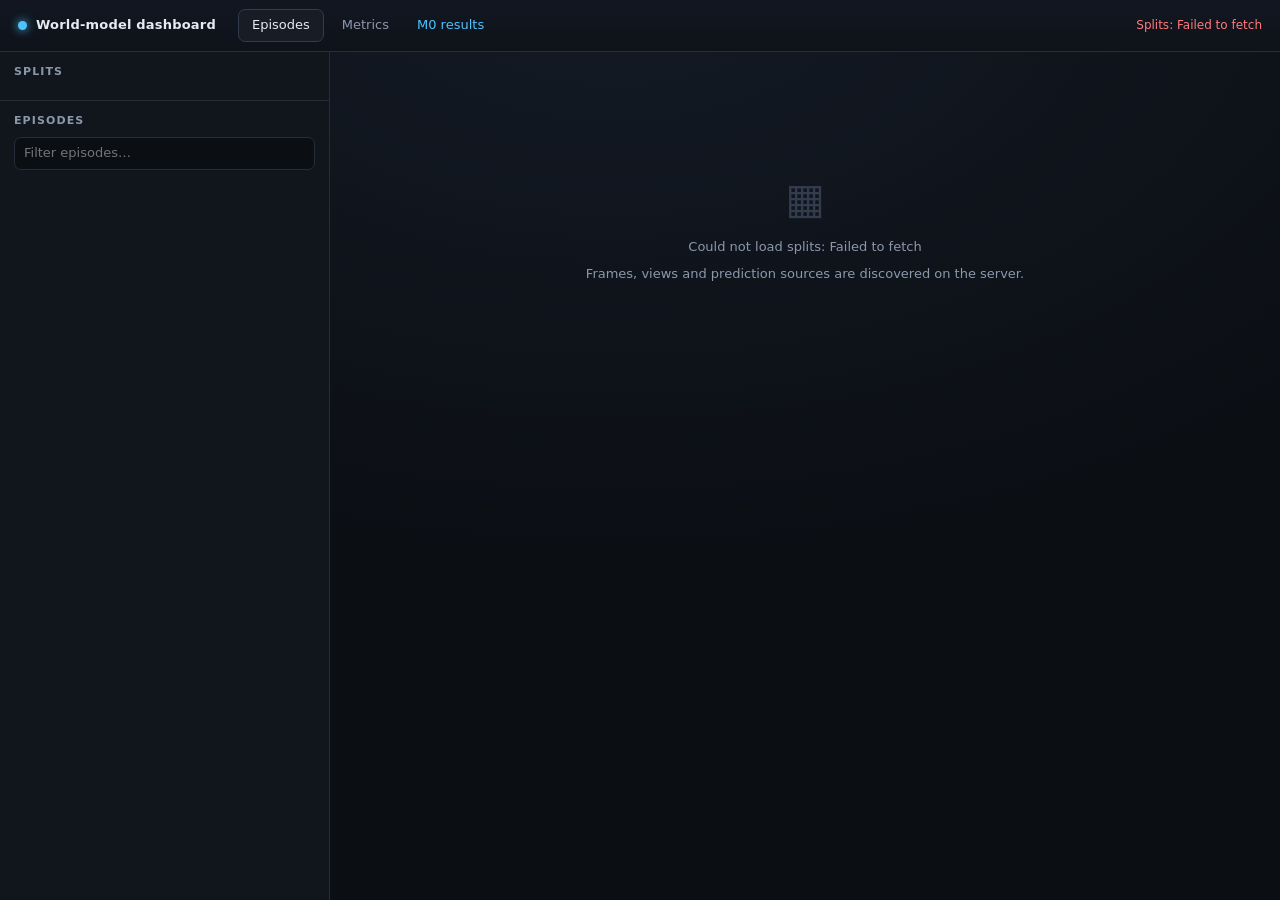
<file: index.html>
<!doctype html>
<html lang="en">
<head>
  <meta charset="utf-8">
  <meta name="viewport" content="width=device-width, initial-scale=1">
  <title>World-model dashboard</title>
  <link rel="stylesheet" href="style.css">
</head>
<body>
  <header class="topbar">
    <div class="brand"><span class="brand-dot"></span> World-model dashboard</div>
    <nav class="tabs" aria-label="Views">
      <button type="button" class="tab active" data-tab="viewer">Episodes</button>
      <button type="button" class="tab" data-tab="metrics">Metrics</button>
      <a class="m0-link" href="m0/">M0 results</a>
    </nav>
    <div id="status" class="status" role="status"></div>
  </header>

  <div class="layout">
    <aside class="sidebar">
      <section class="panel splits-panel">
        <h2>Splits</h2>
        <ul id="split-list" class="split-list"></ul>
      </section>
      <section class="panel episodes-panel">
        <h2>Episodes <span id="ep-count" class="count"></span></h2>
        <input id="ep-filter" class="filter" type="search" placeholder="Filter episodes…" autocomplete="off">
        <ul id="episode-list" class="episode-list"></ul>
      </section>
    </aside>

    <main class="content">
      <section id="viewer-panel" class="viewer-panel">
        <div id="empty-state" class="empty-state">
          <div class="empty-icon">▦</div>
          <p id="empty-msg">Select an episode from the left to inspect its frames, boxes and predictions.</p>
          <p class="muted">Frames, views and prediction sources are discovered on the server.</p>
        </div>

        <div id="episode-view" hidden>
          <header class="ep-head">
            <div>
              <h1 id="ep-title">—</h1>
              <p id="ep-subtitle" class="muted"></p>
            </div>
            <div id="ep-badges" class="badges"></div>
          </header>
          <p id="ep-action" class="action-text"></p>

          <div class="viewer-grid">
            <div class="stage-column">
              <div id="stage" class="stage">
                <img id="rgb-img" alt="Episode RGB frame" draggable="false">
                <img id="seg-img" class="seg" alt="" draggable="false">
                <canvas id="overlay"></canvas>
                <span id="frame-badge" class="frame-badge"></span>
                <span id="view-hint" class="view-hint" hidden></span>
              </div>

              <div class="transport">
                <label class="transport-label" for="frame-slider">Frame</label>
                <input id="frame-slider" class="slider" type="range" min="0" max="0" value="0" step="1">
                <span id="frame-readout" class="readout"></span>
                <label id="view-wrap" class="view-select" hidden>
                  View
                  <select id="view-select"></select>
                </label>
              </div>

              <div class="toolbar">
                <label class="toggle"><input id="toggle-gt" type="checkbox" checked> GT boxes</label>
                <label class="toggle"><input id="toggle-labels" type="checkbox" checked> Labels</label>
                <label class="toggle"><input id="toggle-preds" type="checkbox" checked> Pred centres</label>
                <label class="toggle"><input id="toggle-errors" type="checkbox" checked> Error lines</label>
                <label class="toggle"><input id="toggle-seg" type="checkbox"> Seg blend</label>
              </div>
            </div>

            <aside class="side-panel">
              <section class="panel">
                <h3>Predictions</h3>
                <label class="field">
                  <span>Source</span>
                  <select id="pred-source"></select>
                </label>
                <div class="task-row">
                  <label class="toggle"><input id="task-A" type="checkbox" checked> Task A <span class="muted">(t = 0 s)</span></label>
                  <label class="toggle"><input id="task-B" type="checkbox" checked> Task B <span class="muted">(t = 1 s)</span></label>
                  <label class="toggle"><input id="task-N" type="checkbox" checked> Task N <span class="muted">(next frame)</span></label>
                </div>
                <p class="muted small">Overlays draw on the frame matching each checked task's time (A: t = 0, N: next unobserved frame, B: t = 1 s) — slide frames to see them. Prediction sources exist for the val_* splits only.</p>
                <p id="pred-note" class="muted small"></p>
              </section>

              <section class="panel">
                <h3>Objects <span class="muted small">GT boxes solid · pred crosses</span></h3>
                <ul id="legend" class="legend"></ul>
              </section>

              <section class="panel">
                <h3>Per-object error <span class="muted small">camera frame, view 0</span></h3>
                <div id="pred-table" class="pred-table"></div>
              </section>

              <section class="panel">
                <h3>Raw answers</h3>
                <div id="raw-container" class="raw-container"></div>
              </section>
            </aside>
          </div>
        </div>
      </section>

      <section id="metrics-panel" class="metrics-panel" hidden>
        <header class="metrics-head">
          <h1>Metrics</h1>
          <p class="muted">Rendered from <code>--runs</code> when available.</p>
        </header>
        <div id="metrics-body" class="metrics-body"></div>
      </section>
    </main>
  </div>

  <!-- Relative asset paths keep the bundle working under a GitHub Pages
       subpath; dashboard_export.py injects config.js before app.js. -->
  <script src="config.js"></script>
  <script src="app.js?v=20261118b"></script>
</body>
</html>
</file>
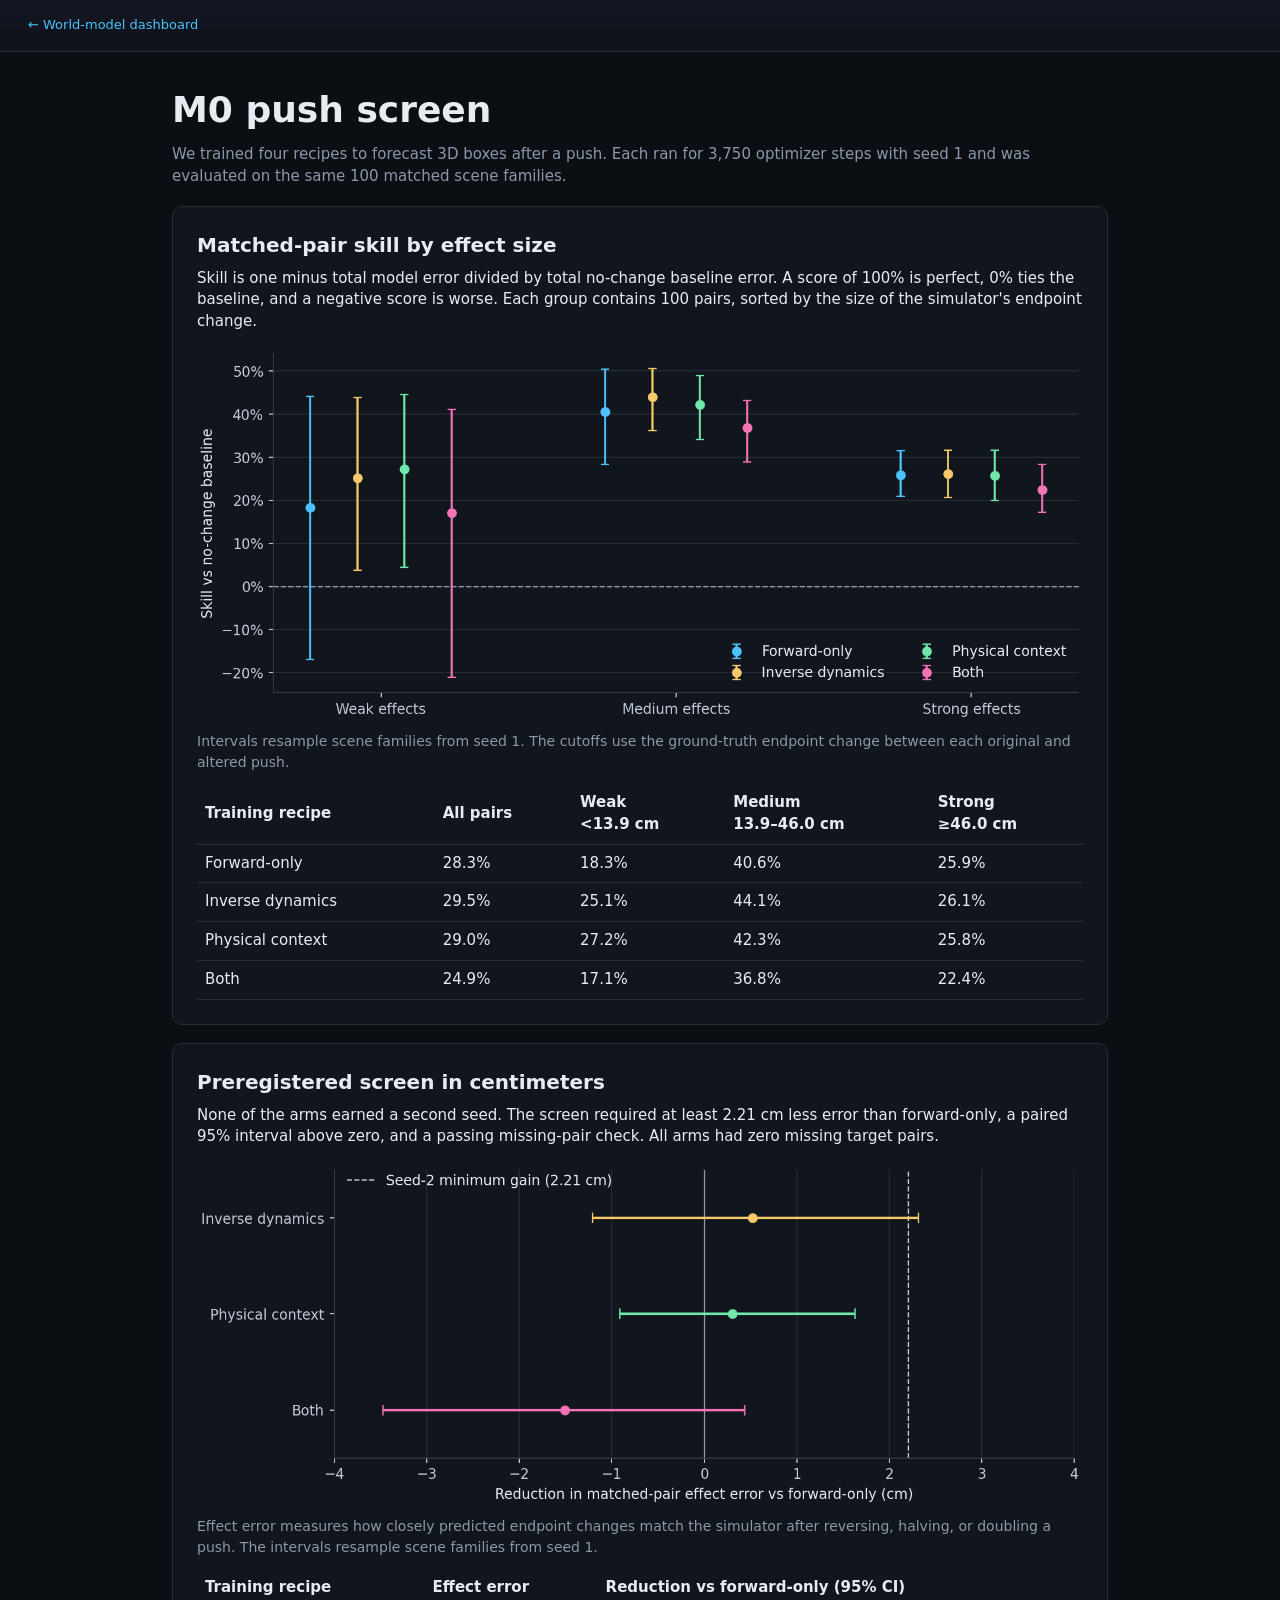
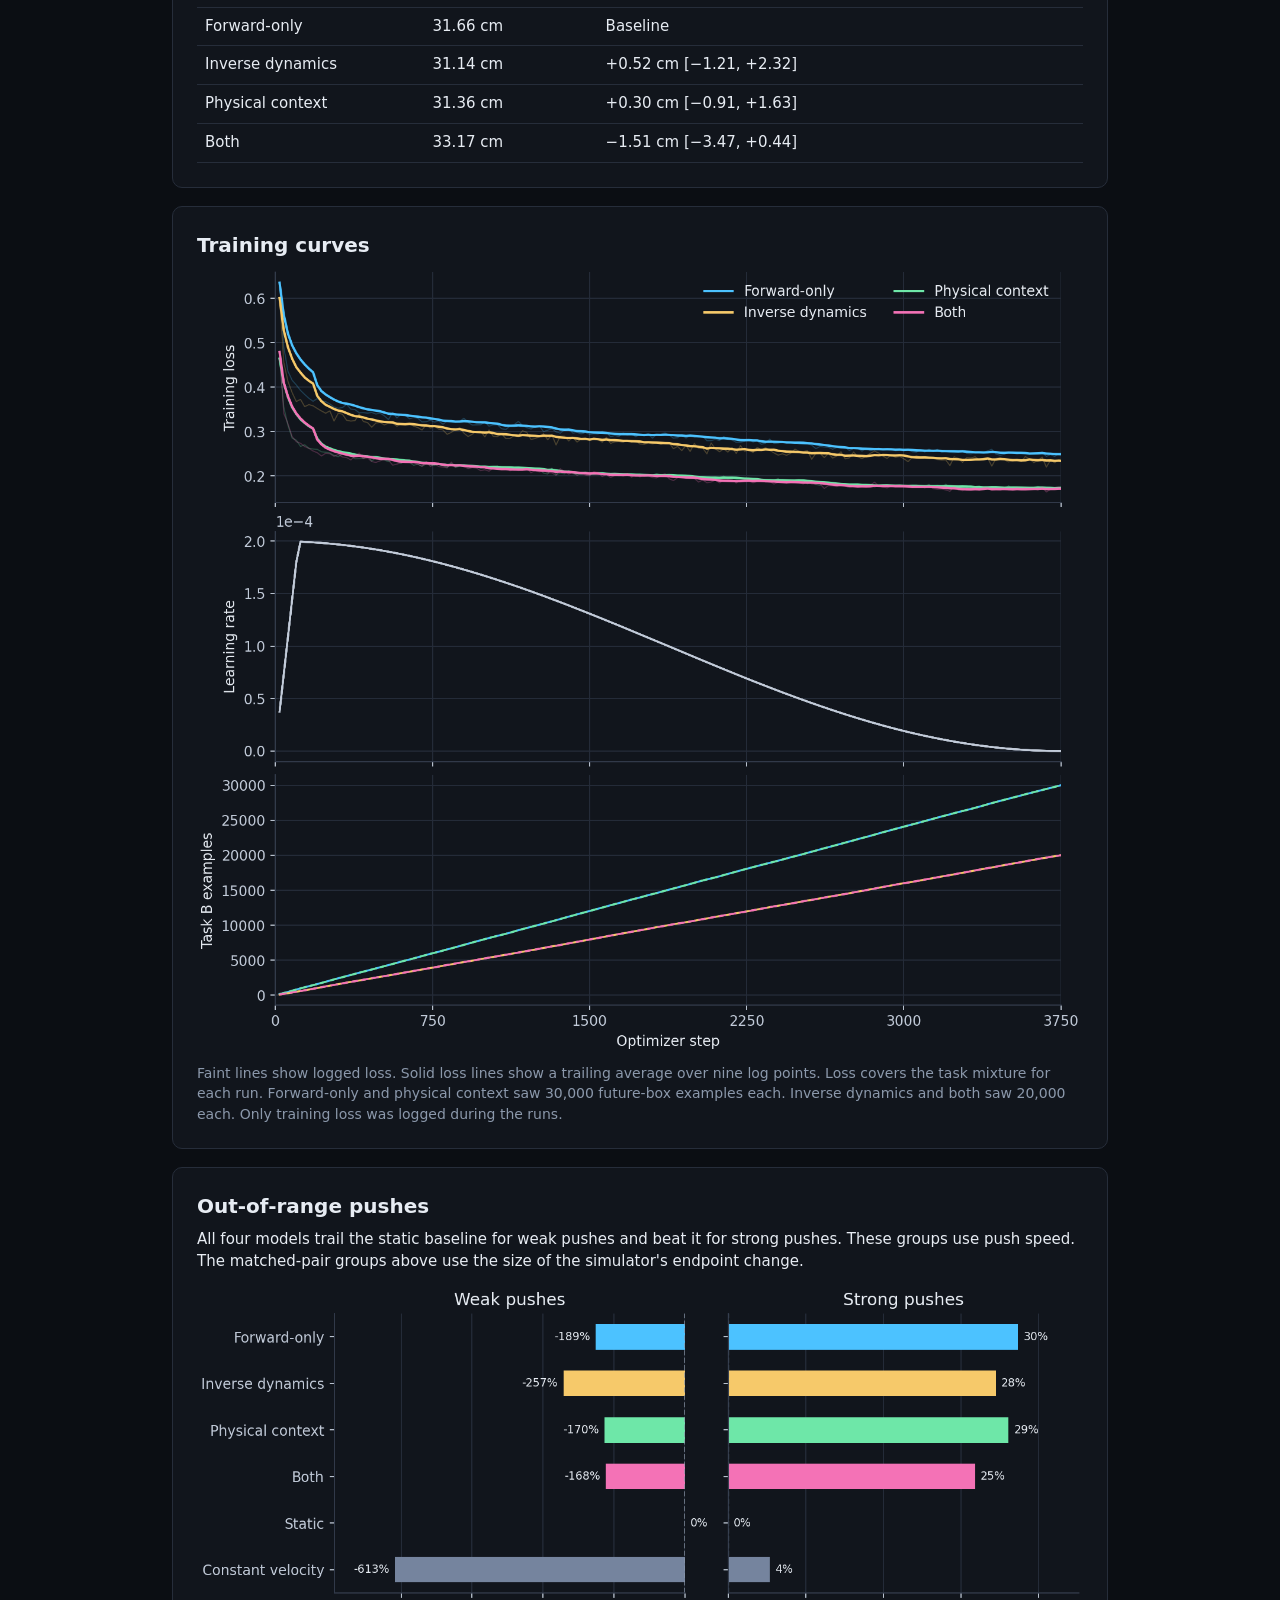
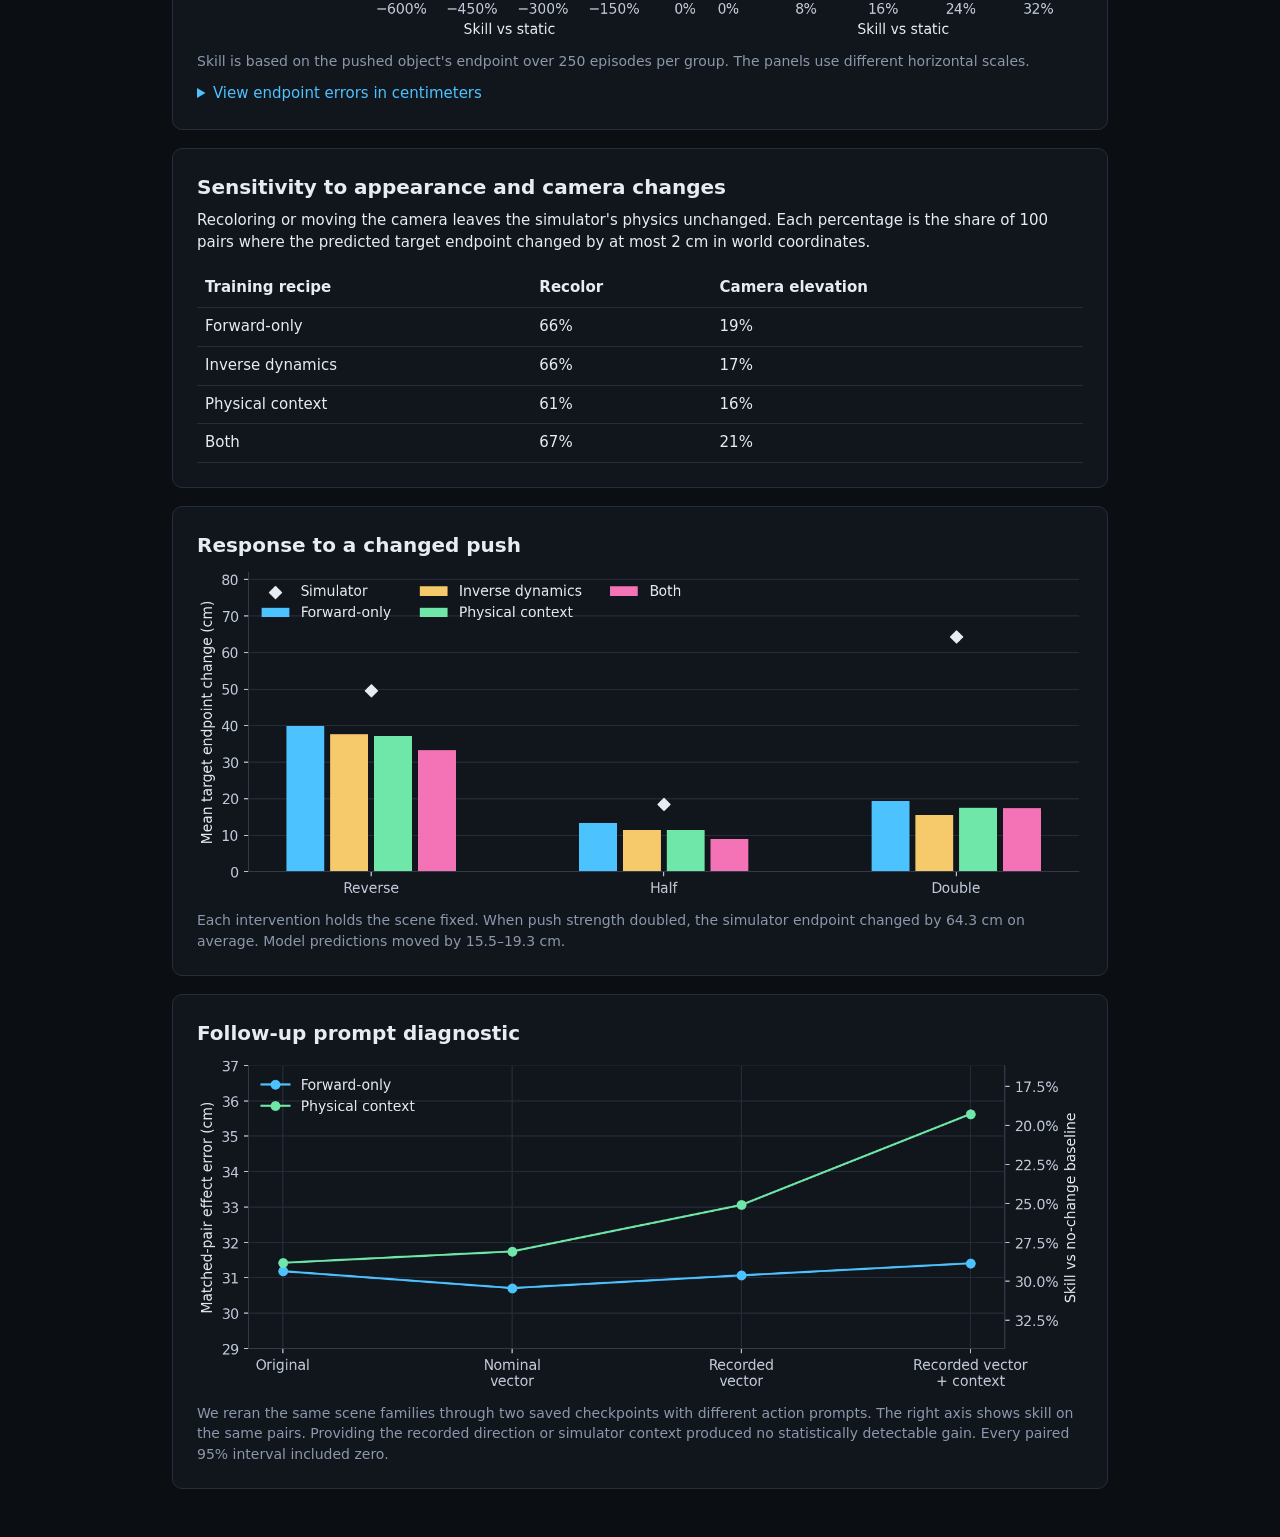
<file: m0/index.html>
<!doctype html>
<html lang="en">
<head>
  <meta charset="utf-8">
  <meta name="viewport" content="width=device-width, initial-scale=1">
  <title>M0 push screen · World-model dashboard</title>
  <link rel="stylesheet" href="../style.css">
  <link rel="stylesheet" href="results.css">
</head>
<body class="results-page">
  <header class="topbar">
    <a class="m0-link" href="../">← World-model dashboard</a>
  </header>
  <main class="results">
    <h1>M0 push screen</h1>
    <p class="introduction">We trained four recipes to forecast 3D boxes after a push.
      Each ran for 3,750 optimizer steps with seed 1 and was evaluated on the same
      100 matched scene families.</p>

    <section class="result-card" id="effect-skill" aria-labelledby="skill-heading">
      <h2 id="skill-heading">Matched-pair skill by effect size</h2>
      <p>Skill is one minus total model error divided by total no-change baseline error.
        A score of 100% is perfect, 0% ties the baseline, and a negative score is worse.
        Each group contains 100 pairs, sorted by the size of the simulator's endpoint change.</p>
      <figure>
        <a href="effect-skill.png"><img src="effect-skill.png" width="1496" height="629"
          alt="All recipes beat the no-change baseline for medium and strong effects. The weak-effect estimates have wider confidence intervals."></a>
        <figcaption>Intervals resample scene families from seed 1. The cutoffs use the ground-truth endpoint change between each original and altered push.</figcaption>
      </figure>
      <div class="result-table" tabindex="0" role="region" aria-label="Skill by effect size">
        <table>
          <thead><tr><th scope="col">Training recipe</th><th scope="col">All pairs</th><th scope="col">Weak<br>&lt;13.9 cm</th><th scope="col">Medium<br>13.9–46.0 cm</th><th scope="col">Strong<br>≥46.0 cm</th></tr></thead>
          <tbody>
            <tr><th scope="row">Forward-only</th><td>28.3%</td><td>18.3%</td><td>40.6%</td><td>25.9%</td></tr>
            <tr><th scope="row">Inverse dynamics</th><td>29.5%</td><td>25.1%</td><td>44.1%</td><td>26.1%</td></tr>
            <tr><th scope="row">Physical context</th><td>29.0%</td><td>27.2%</td><td>42.3%</td><td>25.8%</td></tr>
            <tr><th scope="row">Both</th><td>24.9%</td><td>17.1%</td><td>36.8%</td><td>22.4%</td></tr>
          </tbody>
        </table>
      </div>
    </section>

    <section class="result-card" aria-labelledby="screen-heading">
      <h2 id="screen-heading">Preregistered screen in centimeters</h2>
      <p>None of the arms earned a second seed. The screen required at least
        2.21 cm less error than forward-only, a paired 95% interval above zero,
        and a passing missing-pair check. All arms had zero missing target pairs.</p>
      <figure>
        <a href="paired-screen.png"><img src="paired-screen.png" width="1496" height="578"
          alt="All three confidence intervals cross zero. Every point estimate is below the 2.21 cm seed-2 threshold."></a>
        <figcaption>Effect error measures how closely predicted endpoint changes match the simulator after reversing, halving, or doubling a push. The intervals resample scene families from seed 1.</figcaption>
      </figure>
      <div class="result-table" tabindex="0" role="region" aria-label="Matched-pair results table">
        <table>
          <thead><tr><th scope="col">Training recipe</th><th scope="col">Effect error</th><th scope="col">Reduction vs forward-only (95% CI)</th></tr></thead>
          <tbody>
            <tr><th scope="row">Forward-only</th><td>31.66 cm</td><td>Baseline</td></tr>
            <tr><th scope="row">Inverse dynamics</th><td>31.14 cm</td><td>+0.52 cm [−1.21, +2.32]</td></tr>
            <tr><th scope="row">Physical context</th><td>31.36 cm</td><td>+0.30 cm [−0.91, +1.63]</td></tr>
            <tr><th scope="row">Both</th><td>33.17 cm</td><td>−1.51 cm [−3.47, +0.44]</td></tr>
          </tbody>
        </table>
      </div>
    </section>

    <section class="result-card" aria-labelledby="training-heading">
      <h2 id="training-heading">Training curves</h2>
      <figure>
        <a href="training.png"><img src="training.png" width="1496" height="1326" loading="lazy"
          alt="Training loss decreases on all four runs. The shared learning-rate schedule warms up and decays. The runs finish at either 20,000 or 30,000 Task B examples."></a>
        <figcaption>Faint lines show logged loss. Solid loss lines show a trailing average over nine log points. Loss covers the task mixture for each run. Forward-only and physical context saw 30,000 future-box examples each. Inverse dynamics and both saw 20,000 each. Only training loss was logged during the runs.</figcaption>
      </figure>
    </section>

    <section class="result-card" aria-labelledby="force-heading">
      <h2 id="force-heading">Out-of-range pushes</h2>
      <p>All four models trail the static baseline for weak pushes and beat it for strong pushes.
        These groups use push speed. The matched-pair groups above use the size of the simulator's endpoint change.</p>
      <figure>
        <a href="force-skill.png"><img src="force-skill.png" width="1496" height="595" loading="lazy"
          alt="All four models have negative skill on weak pushes and positive skill on strong pushes."></a>
        <figcaption>Skill is based on the pushed object's endpoint over 250 episodes per group. The panels use different horizontal scales.</figcaption>
      </figure>
      <details>
        <summary>View endpoint errors in centimeters</summary>
        <figure>
          <a href="force-buckets.png"><img src="force-buckets.png" width="1496" height="595" loading="lazy"
            alt="A static prediction has the smallest error on weak pushes. Forward-only has the smallest error on strong pushes."></a>
        </figure>
      </details>
    </section>

    <section class="result-card" aria-labelledby="invariance-heading">
      <h2 id="invariance-heading">Sensitivity to appearance and camera changes</h2>
      <p>Recoloring or moving the camera leaves the simulator's physics unchanged.
        Each percentage is the share of 100 pairs where the predicted target endpoint changed
        by at most 2 cm in world coordinates.</p>
      <div class="result-table" tabindex="0" role="region" aria-label="Prediction changes within 2 centimeters">
        <table>
          <thead><tr><th scope="col">Training recipe</th><th scope="col">Recolor</th><th scope="col">Camera elevation</th></tr></thead>
          <tbody>
            <tr><th scope="row">Forward-only</th><td>66%</td><td>19%</td></tr>
            <tr><th scope="row">Inverse dynamics</th><td>66%</td><td>17%</td></tr>
            <tr><th scope="row">Physical context</th><td>61%</td><td>16%</td></tr>
            <tr><th scope="row">Both</th><td>67%</td><td>21%</td></tr>
          </tbody>
        </table>
      </div>
    </section>

    <section class="result-card" aria-labelledby="action-heading">
      <h2 id="action-heading">Response to a changed push</h2>
      <figure>
        <a href="action-response.png"><img src="action-response.png" width="1496" height="561" loading="lazy"
          alt="For doubled pushes, simulator endpoints change by 64.3 cm. Model changes range from 15.5 to 19.3 cm."></a>
        <figcaption>Each intervention holds the scene fixed. When push strength doubled, the simulator endpoint changed by 64.3 cm on average. Model predictions moved by 15.5–19.3 cm.</figcaption>
      </figure>
    </section>

    <section class="result-card" aria-labelledby="prompt-heading">
      <h2 id="prompt-heading">Follow-up prompt diagnostic</h2>
      <figure>
        <a href="prompt-diagnostic.png"><img src="prompt-diagnostic.png" width="1496" height="569" loading="lazy"
          alt="Neither checkpoint shows lower mean error with the recorded direction plus context than with the original text."></a>
        <figcaption>We reran the same scene families through two saved checkpoints with different action prompts. The right axis shows skill on the same pairs. Providing the recorded direction or simulator context produced no statistically detectable gain. Every paired 95% interval included zero.</figcaption>
      </figure>
    </section>
  </main>
</body>
</html>
</file>
<file: style.css>
:root {
  --bg: #0b0e13;
  --bg-2: #11151c;
  --bg-3: #171c25;
  --line: #262d3a;
  --line-2: #333c4c;
  --text: #e7ecf3;
  --muted: #8b98ab;
  --accent: #4cc2ff;
  --accent-2: #f472b6;
  --good: #6ee7a8;
  --warn: #f6c96a;
  --bad: #ff7b7b;
  --radius: 10px;
}

* { box-sizing: border-box; }

html, body {
  height: 100%;
  margin: 0;
}

body {
  background: var(--bg);
  color: var(--text);
  font: 13px/1.45 ui-sans-serif, system-ui, -apple-system, "Segoe UI", Roboto, Arial, sans-serif;
  display: flex;
  flex-direction: column;
  overflow: hidden;
}

code, pre, .mono {
  font-family: ui-monospace, SFMono-Regular, Menlo, Consolas, "Liberation Mono", monospace;
}

/* ---------- top bar ---------- */
.topbar {
  height: 52px;
  flex: 0 0 52px;
  display: flex;
  align-items: center;
  gap: 22px;
  padding: 0 18px;
  background: linear-gradient(180deg, #121722, #0e1219);
  border-bottom: 1px solid var(--line);
}

.brand {
  font-weight: 650;
  letter-spacing: 0.2px;
  display: flex;
  align-items: center;
  gap: 9px;
  white-space: nowrap;
}

.brand-dot {
  width: 9px;
  height: 9px;
  border-radius: 50%;
  background: var(--accent);
  box-shadow: 0 0 10px var(--accent);
}

.tabs { display: flex; gap: 4px; }

.tab {
  appearance: none;
  border: 1px solid transparent;
  background: transparent;
  color: var(--muted);
  padding: 6px 13px;
  border-radius: 7px;
  font: inherit;
  cursor: pointer;
}

.tab:hover { color: var(--text); background: var(--bg-3); }
.tab.active { color: var(--text); background: var(--bg-3); border-color: var(--line-2); }

.m0-link {
  align-self: center;
  padding: 6px 10px;
  border-radius: 7px;
  color: var(--accent);
  text-decoration: none;
  white-space: nowrap;
}

.m0-link:hover, .m0-link:focus-visible { background: var(--bg-3); text-decoration: underline; }

.status {
  margin-left: auto;
  color: var(--muted);
  font-size: 12px;
  overflow: hidden;
  text-overflow: ellipsis;
  white-space: nowrap;
}

.status.error { color: var(--bad); }

/* ---------- layout ---------- */
.layout {
  flex: 1 1 auto;
  min-height: 0;
  display: grid;
  grid-template-columns: 330px minmax(0, 1fr);
}

.sidebar {
  min-height: 0;
  display: flex;
  flex-direction: column;
  border-right: 1px solid var(--line);
  background: var(--bg-2);
}

.panel { padding: 12px 14px; border-bottom: 1px solid var(--line); }
.panel:last-child { border-bottom: 0; }

.sidebar .panel h2,
.side-panel h3 {
  margin: 0 0 8px;
  font-size: 11px;
  font-weight: 650;
  text-transform: uppercase;
  letter-spacing: 0.1em;
  color: var(--muted);
}

.splits-panel { flex: 0 0 auto; max-height: 27%; overflow: auto; }

.split-list, .episode-list, .legend {
  list-style: none;
  margin: 0;
  padding: 0;
}

.split-item {
  display: flex;
  align-items: center;
  justify-content: space-between;
  gap: 8px;
  padding: 6px 9px;
  border-radius: 7px;
  cursor: pointer;
  color: var(--muted);
}

.split-item:hover { background: var(--bg-3); color: var(--text); }
.split-item.active { background: #17283a; color: var(--text); box-shadow: inset 2px 0 0 var(--accent); }
.split-item .n { font-size: 11px; color: var(--muted); font-variant-numeric: tabular-nums; }

.episodes-panel {
  flex: 1 1 auto;
  min-height: 0;
  display: flex;
  flex-direction: column;
  padding-bottom: 0;
}

.filter {
  width: 100%;
  margin: 0 0 8px;
  padding: 6px 9px;
  background: var(--bg);
  border: 1px solid var(--line);
  border-radius: 7px;
  color: var(--text);
  font: inherit;
  outline: none;
}
.filter:focus { border-color: var(--accent); }

.episode-list { overflow: auto; padding-bottom: 10px; min-height: 0; }

.episode-item {
  display: flex;
  gap: 9px;
  align-items: center;
  padding: 5px 6px;
  border-radius: 7px;
  cursor: pointer;
}

.episode-item:hover { background: var(--bg-3); }
.episode-item.active { background: #17283a; box-shadow: inset 2px 0 0 var(--accent); }

.episode-item img,
.episode-thumb-fallback {
  width: 56px;
  height: 56px;
  flex: 0 0 56px;
  border-radius: 5px;
  background: #05070a;
  object-fit: cover;
  border: 1px solid var(--line);
}

.episode-thumb-fallback { display: grid; place-items: center; color: var(--muted); font-size: 10px; }

.episode-meta { min-width: 0; }
.episode-id { display: block; font-size: 12px; overflow: hidden; text-overflow: ellipsis; white-space: nowrap; }
.episode-sub { display: block; font-size: 11px; color: var(--muted); overflow: hidden; text-overflow: ellipsis; white-space: nowrap; }

.count { color: var(--muted); font-weight: 400; letter-spacing: 0; text-transform: none; }

/* ---------- content ---------- */
.content { min-width: 0; min-height: 0; overflow: auto; background: radial-gradient(1000px 600px at 30% -10%, #141b26, var(--bg)); }
.viewer-panel { padding: 18px 20px 28px; }
.metrics-panel { padding: 18px 20px 28px; }

.empty-state {
  max-width: 560px;
  margin: 11vh auto 0;
  text-align: center;
  color: var(--muted);
}
.empty-state p { margin: 8px 0; }
.empty-icon { font-size: 42px; color: var(--line-2); }

.ep-head { display: flex; align-items: flex-start; justify-content: space-between; gap: 18px; }
.ep-head h1 { margin: 0; font-size: 21px; letter-spacing: 0.2px; }
.ep-head p { margin: 3px 0 0; }
.badges { display: flex; gap: 6px; flex-wrap: wrap; justify-content: flex-end; }

.badge {
  font-size: 11px;
  color: var(--muted);
  border: 1px solid var(--line-2);
  background: var(--bg-2);
  padding: 3px 8px;
  border-radius: 999px;
  white-space: nowrap;
}
.badge b { color: var(--text); font-weight: 600; }

.action-text {
  margin: 12px 0 14px;
  padding: 9px 12px;
  border-left: 2px solid var(--accent);
  background: #101722;
  border-radius: 0 7px 7px 0;
  color: #c8d3e2;
}

.viewer-grid {
  display: grid;
  grid-template-columns: minmax(0, 1fr) 370px;
  gap: 16px;
  align-items: start;
}

.stage-column { min-width: 0; }

.stage {
  position: relative;
  width: 100%;
  aspect-ratio: 1 / 1;
  background: #05070a;
  border: 1px solid var(--line);
  border-radius: var(--radius);
  overflow: hidden;
}

.stage img, .stage canvas {
  position: absolute;
  inset: 0;
  width: 100%;
  height: 100%;
  display: block;
}

#rgb-img { object-fit: fill; }
#seg-img { object-fit: fill; pointer-events: none; opacity: 0.6; mix-blend-mode: screen; display: none; }
#seg-img.on { display: block; }
#overlay { pointer-events: none; }

.frame-badge, .view-hint {
  position: absolute;
  font-size: 11px;
  padding: 3px 7px;
  border-radius: 5px;
  background: rgba(6, 10, 16, 0.78);
  border: 1px solid rgba(255, 255, 255, 0.12);
  color: #dce6f3;
  pointer-events: none;
  backdrop-filter: blur(4px);
}
.frame-badge { left: 9px; top: 9px; }
.view-hint { right: 9px; top: 9px; max-width: 62%; color: var(--warn); }

.transport {
  display: flex;
  align-items: center;
  gap: 12px;
  margin-top: 10px;
}
.transport-label { color: var(--muted); font-size: 12px; }
.slider { flex: 1 1 auto; accent-color: var(--accent); }
.readout { color: var(--muted); font-size: 12px; font-variant-numeric: tabular-nums; white-space: nowrap; }
.view-select { color: var(--muted); font-size: 12px; display: flex; align-items: center; gap: 6px; }

select {
  background: var(--bg-3);
  color: var(--text);
  border: 1px solid var(--line-2);
  border-radius: 6px;
  padding: 4px 7px;
  font: inherit;
  outline: none;
}
select:focus { border-color: var(--accent); }

.toolbar {
  display: flex;
  gap: 6px 16px;
  flex-wrap: wrap;
  margin-top: 10px;
  padding: 8px 10px;
  border: 1px solid var(--line);
  border-radius: 8px;
  background: var(--bg-2);
}

.toggle {
  display: inline-flex;
  align-items: center;
  gap: 6px;
  color: var(--muted);
  font-size: 12px;
  cursor: pointer;
  user-select: none;
}
.toggle:hover { color: var(--text); }
.toggle input { accent-color: var(--accent); }

/* ---------- side panel ---------- */
.side-panel { display: flex; flex-direction: column; gap: 10px; }
.side-panel .panel {
  border: 1px solid var(--line);
  border-radius: var(--radius);
  background: var(--bg-2);
  padding: 10px 12px;
}
.side-panel h3 { margin-bottom: 8px; }

.field { display: flex; align-items: center; gap: 8px; }
.field span { color: var(--muted); font-size: 12px; flex: 0 0 auto; }
.field select { flex: 1 1 auto; min-width: 0; }

.task-row { display: flex; gap: 14px; margin-top: 9px; flex-wrap: wrap; }
.muted { color: var(--muted); }
.small { font-size: 11px; }
#pred-note { margin: 8px 0 0; }

.legend { display: flex; flex-direction: column; gap: 4px; }
.legend li { display: flex; align-items: center; gap: 8px; font-size: 12px; }
.swatch {
  width: 11px;
  height: 11px;
  border-radius: 3px;
  flex: 0 0 11px;
  border: 1px solid rgba(255, 255, 255, 0.22);
}
.legend .target { color: var(--warn); font-weight: 650; }
.legend .tag { margin-left: auto; color: var(--muted); font-size: 11px; }
.legend-key { margin-top: 2px; gap: 6px; }
.legend-symbol {
  width: 22px;
  flex: 0 0 22px;
  text-align: center;
  font-family: ui-monospace, SFMono-Regular, Menlo, Consolas, monospace;
  font-size: 12px;
}

.pred-table { overflow: auto; max-height: 38vh; }

.pred-table h4 {
  margin: 10px 0 5px;
  font-size: 11px;
  color: var(--muted);
  letter-spacing: 0.08em;
  text-transform: uppercase;
  display: flex;
  justify-content: space-between;
  gap: 8px;
}

.pred-table table { width: 100%; border-collapse: collapse; font-size: 11.5px; }
.pred-table th, .pred-table td { text-align: right; padding: 4px 5px; border-bottom: 1px solid #1e2531; white-space: nowrap; }
.pred-table th { color: var(--muted); font-weight: 600; position: sticky; top: 0; background: var(--bg-2); }
.pred-table th:first-child, .pred-table td:first-child { text-align: left; }
.pred-table td.num { font-variant-numeric: tabular-nums; }
.pred-table tr.missing td { color: var(--bad); }
.pred-table .err { color: var(--warn); font-variant-numeric: tabular-nums; }
.pred-table .missing-tag { color: var(--bad); }
.pred-table .empty { color: var(--muted); font-size: 12px; }

.raw-container details { border-top: 1px solid #1e2531; padding-top: 6px; margin-top: 6px; }
.raw-container details:first-child { border-top: 0; margin-top: 0; padding-top: 0; }
.raw-container summary { cursor: pointer; color: var(--muted); font-size: 12px; }
.raw-container summary:hover { color: var(--text); }
.raw-container pre {
  margin: 7px 0 4px;
  padding: 8px;
  max-height: 220px;
  overflow: auto;
  background: #0a0d12;
  border: 1px solid var(--line);
  border-radius: 6px;
  font-size: 11px;
  white-space: pre-wrap;
  word-break: break-word;
  color: #c2ccda;
}
.raw-meta { font-size: 11px; color: var(--muted); }

/* ---------- metrics ---------- */
.metrics-head h1 { margin: 0 0 4px; font-size: 21px; }
.metrics-head p { margin: 0 0 14px; }

.metrics-body h2 { font-size: 14px; margin: 22px 0 8px; }
.metrics-body h2:first-child { margin-top: 0; }
.table-md {
  margin: 0;
  padding: 12px;
  overflow: auto;
  background: var(--bg-2);
  border: 1px solid var(--line);
  border-radius: var(--radius);
  font-size: 11.5px;
  color: #c8d3e2;
}
.metrics-table-wrap {
  overflow: auto;
  max-height: 70vh;
  border: 1px solid var(--line);
  border-radius: var(--radius);
  background: var(--bg-2);
}
.metrics-table { border-collapse: collapse; width: 100%; font-size: 11.5px; }
.metrics-table th, .metrics-table td { padding: 6px 9px; border-bottom: 1px solid #1e2531; text-align: right; white-space: nowrap; }
.metrics-table th { position: sticky; top: 0; background: var(--bg-3); color: var(--muted); font-weight: 600; }
.metrics-table td { font-variant-numeric: tabular-nums; }
.metrics-table th:first-child, .metrics-table td:first-child { text-align: left; }
.metrics-table tbody tr:hover { background: #151b25; }

/* rendered markdown (metrics tab) */
.md-heading { margin: 18px 0 6px; font-size: 13px; line-height: 1.3; }
.metrics-body h2 + .md-heading { margin-top: 10px; }
.md-paragraph { margin: 0 0 10px; max-width: 92ch; color: #c8d3e2; }
.md-list { margin: 0 0 10px 18px; padding: 0; color: #c8d3e2; }
.md-list li { margin: 2px 0; }
.md-quote { margin: 0 0 10px; padding: 2px 0 2px 12px; border-left: 2px solid var(--line-2); color: var(--muted); max-width: 92ch; }
.md-rule { border: 0; border-top: 1px solid var(--line); margin: 14px 0; }
.md-inline-code { background: var(--bg-3); border-radius: 4px; padding: 1px 4px; font-size: 11px; }
.md-code { margin: 0 0 12px; padding: 12px; overflow: auto; background: var(--bg-2); border: 1px solid var(--line); border-radius: var(--radius); font-size: 11.5px; color: #c8d3e2; }
.md-body-link, .metrics-body a { color: var(--accent); text-decoration: none; }
.metrics-body a:hover { text-decoration: underline; }
.md-table-wrap { overflow: auto; max-height: 70vh; margin: 0 0 14px; border: 1px solid var(--line); border-radius: var(--radius); background: var(--bg-2); }
.md-table { border-collapse: collapse; width: 100%; font-size: 11.5px; }
.md-table th, .md-table td { padding: 6px 10px; border-bottom: 1px solid #1e2531; white-space: nowrap; text-align: left; }
.md-table th { position: sticky; top: 0; background: var(--bg-3); color: var(--muted); font-weight: 600; }
.md-table td { font-variant-numeric: tabular-nums; color: #c8d3e2; }
.md-table th.num, .md-table td.num { text-align: right; }
.md-table th.center, .md-table td.center { text-align: center; }
.md-raw { margin-top: 14px; }
.md-raw summary { cursor: pointer; }

.metrics-empty { color: var(--muted); padding: 18px; border: 1px dashed var(--line-2); border-radius: var(--radius); }

/* ---------- responsive ---------- */
@media (max-width: 1120px) {
  .viewer-grid { grid-template-columns: minmax(0, 1fr); }
  .side-panel { display: grid; grid-template-columns: repeat(auto-fit, minmax(250px, 1fr)); }
}

@media (max-width: 760px) {
  body { overflow: auto; }
  .layout { grid-template-columns: 1fr; }
  .sidebar { max-height: 44vh; border-right: 0; border-bottom: 1px solid var(--line); }
  .content { overflow: visible; }
  .topbar { gap: 10px; padding: 0 10px; }
  .brand { font-size: 12px; }
  .tabs .tab, .m0-link { padding-inline: 6px; }
  .status { display: none; }
  .viewer-panel, .metrics-panel { padding: 12px; }
}
</file>
<file: m0/results.css>
.results-page {
  display: block;
  overflow: auto;
}

.results {
  max-width: 1000px;
  margin: 0 auto;
  padding: 32px clamp(12px, 4vw, 32px) 48px;
  font-size: 15px;
}

.results h1 { margin: 0 0 8px; font-size: clamp(26px, 4vw, 36px); }
.results h2 { margin: 0 0 8px; font-size: 20px; }
.results p { margin: 0 0 16px; }
.introduction, .results figcaption { color: var(--muted); }

.result-card {
  padding: clamp(12px, 3vw, 24px);
  margin-top: 18px;
  background: var(--bg-2);
  border: 1px solid var(--line);
  border-radius: var(--radius);
}

.results figure { margin: 0; }
.results figure a { display: block; }
.results figure img { display: block; width: 100%; height: auto; }
.results figcaption { margin-top: 10px; font-size: 14px; }
.results details { margin-top: 12px; }
.results summary { width: fit-content; color: var(--accent); cursor: pointer; }
.result-table { overflow-x: auto; margin-top: 12px; }
.result-table table { width: 100%; border-collapse: collapse; font-variant-numeric: tabular-nums; }
.result-table th, .result-table td { padding: 8px; border-bottom: 1px solid var(--line); text-align: left; }
.result-table tbody th { font-weight: 500; }
.result-table td { white-space: nowrap; }
.results-page a:focus-visible, .result-table:focus-visible { outline: 2px solid var(--accent); }
</file>
